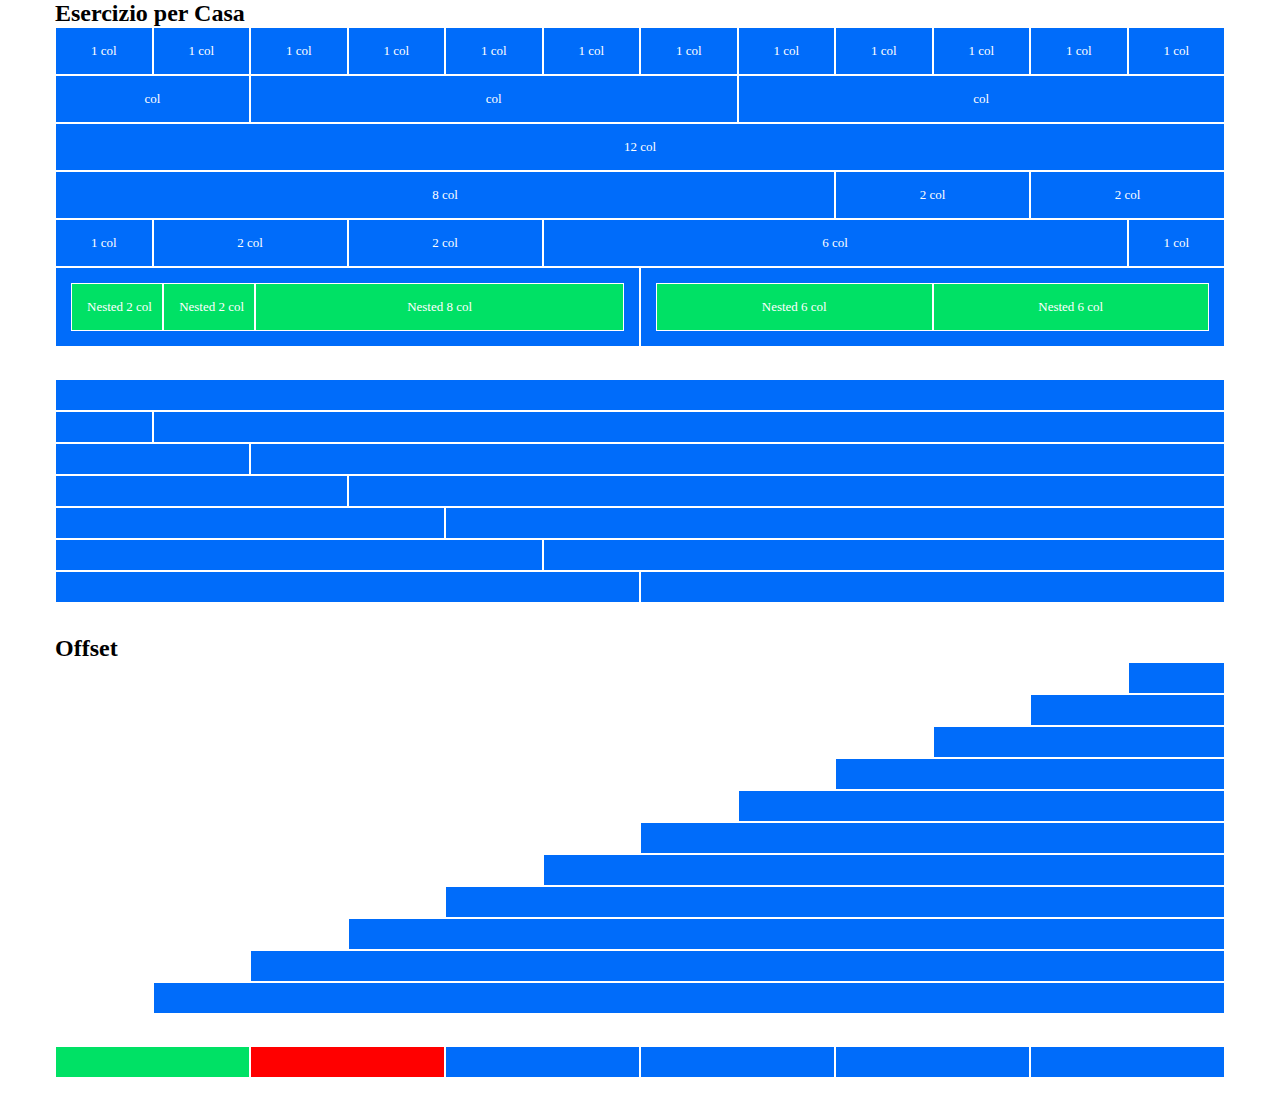
<file: index.html>
<!DOCTYPE html>
<html lang="en">
<head>
    <link rel="stylesheet" href="css/framework.css">    
    <link rel="stylesheet" href="css/stile.css">
    <meta charset="UTF-8">
    <meta name="viewport" content="width=device-width, initial-scale=1.0">
    <title>Document</title>
</head>
<body>

    <div class="container">
        <h2>Esercizio per Casa</h2>
<!-------------------------- 1a riga -------------------------------->
        <div class="row">
            <div class="col-1 box blu">1 col</div>
            <div class="col-1 box blu">1 col</div>
            <div class="col-1 box blu">1 col</div>
            <div class="col-1 box blu">1 col</div>
            <div class="col-1 box blu">1 col</div>
            <div class="col-1 box blu">1 col</div>
            <div class="col-1 box blu">1 col</div>
            <div class="col-1 box blu">1 col</div>
            <div class="col-1 box blu">1 col</div>
            <div class="col-1 box blu">1 col</div>
            <div class="col-1 box blu">1 col</div>
            <div class="col-1 box blu">1 col</div>
        </div>
<!-------------------------- 2a riga -------------------------------->
        <div class="row">
            <div class="col-2 box blu">col</div>
            <div class="col-5 box blu">col</div>
            <div class="col-5 box blu">col</div>
        </div>
<!-------------------------- 3a riga -------------------------------->
        <div class="row">
            <div class="col-12 box blu">12 col</div>
        </div>
<!-------------------------- 4a riga -------------------------------->
        <div class="row">
            <div class="col-8 box blu">8 col</div>
            <div class="col-2 box blu">2 col</div>
            <div class="col-2 box blu">2 col</div>
        </div>
<!-------------------------- 5a riga -------------------------------->
        <div class="row">
            <div class="col-1 box blu">1 col</div>
            <div class="col-2 box blu">2 col</div>
            <div class="col-2 box blu">2 col</div>
            <div class="col-6 box blu">6 col</div>
            <div class="col-1 box blu">1 col</div>
        </div>
<!-------------------------- 5a riga -------------------------------->
        <div class="row">
            <div class="col-6 box blu">
                <div class="row">
                    <div class="col-2 box green">Nested 2 col</div>
                    <div class="col-2 box green">Nested 2 col</div>
                    <div class="col-8 box green">Nested 8 col</div>
                </div>
            </div>
            <div class="col-6 box blu">             
                <div class="row">
                    <div class="col-6 box green">Nested 6 col</div>
                    <div class="col-6 box green">Nested 6 col</div>
                </div>
            </div>
        </div>
    </div>
<!---- SECONDO CONTAINER ---->
    <div class="container">
        <div class="row">
            <div class="col-12 box blu"></div>
        </div>
        <div class="row">
            <div class="col-1 box blu"></div>
            <div class="col-11 box blu"></div>
        </div>
        <div class="row">
            <div class="col-2 box blu"></div>
            <div class="col-10 box blu"></div>
        </div>
        <div class="row">
            <div class="col-3 box blu"></div>
            <div class="col-9 box blu"></div>
        </div>
        <div class="row">
            <div class="col-4 box blu"></div>
            <div class="col-8 box blu"></div>
        </div>
        <div class="row">
            <div class="col-5 box blu"></div>
            <div class="col-7 box blu"></div>
        </div>
        <div class="row">
            <div class="col-6 box blu"></div>
            <div class="col-6 box blu"></div>
        </div>
    </div>
<!----------------------------------- TERZO CONTAINER ---------------------------->
    <div class="container">
        <h2>Offset</h2>
        <div class="row">
            <div class="col-offset-11"></div>
            <div class="col-1 box blu"></div>
        </div>
        <div class="row">
            <div class="col-offset-10"></div>
            <div class="col-2 box blu"></div>
        </div>
        <div class="row">
            <div class="col-offset-9"></div>
            <div class="col-3 box blu"></div>
        </div>
        <div class="row">
            <div class="col-offset-8"></div>
            <div class="col-4 box blu"></div>
        </div>
        <div class="row">
            <div class="col-offset-7"></div>
            <div class="col-5 box blu"></div>
        </div>
        <div class="row">
            <div class="col-offset-6"></div>
            <div class="col-6 box blu"></div>
        </div>
        <div class="row">
            <div class="col-offset-5"></div>
            <div class="col-7 box blu"></div>
        </div>
        <div class="row">
            <div class="col-offset-4"></div>
            <div class="col-8 box blu"></div>
        </div>
        <div class="row">
            <div class="col-offset-3"></div>
            <div class="col-9 box blu"></div>
        </div>
        <div class="row">
            <div class="col-offset-2"></div>
            <div class="col-10 box blu"></div>
        </div>
        <div class="row">
            <div class="col-offset-1"></div>
            <div class="col-11 box blu"></div>
        </div>
    </div>
<!-- bonus di prova -->
    <div class="container">
        <div class="row">
            <div class="col-sm-12 col-md-6 col-lg-2">
                <div class="box green"></div>
            </div>
            <div class="col-sm-12 col-md-6 col-lg-2">
                <div class="box red"></div>
            </div>
            <div class="col-sm-12 col-md-6 col-lg-2 box blu"></div>
            <div class="col-sm-12 col-md-6 col-lg-2 box blu"></div>
            <div class="col-sm-12 col-md-6 col-lg-2 box blu"></div>
            <div class="col-sm-12 col-md-6 col-lg-2 box blu"></div>
        </div>
    </div>    
</body>
</html>
</file>
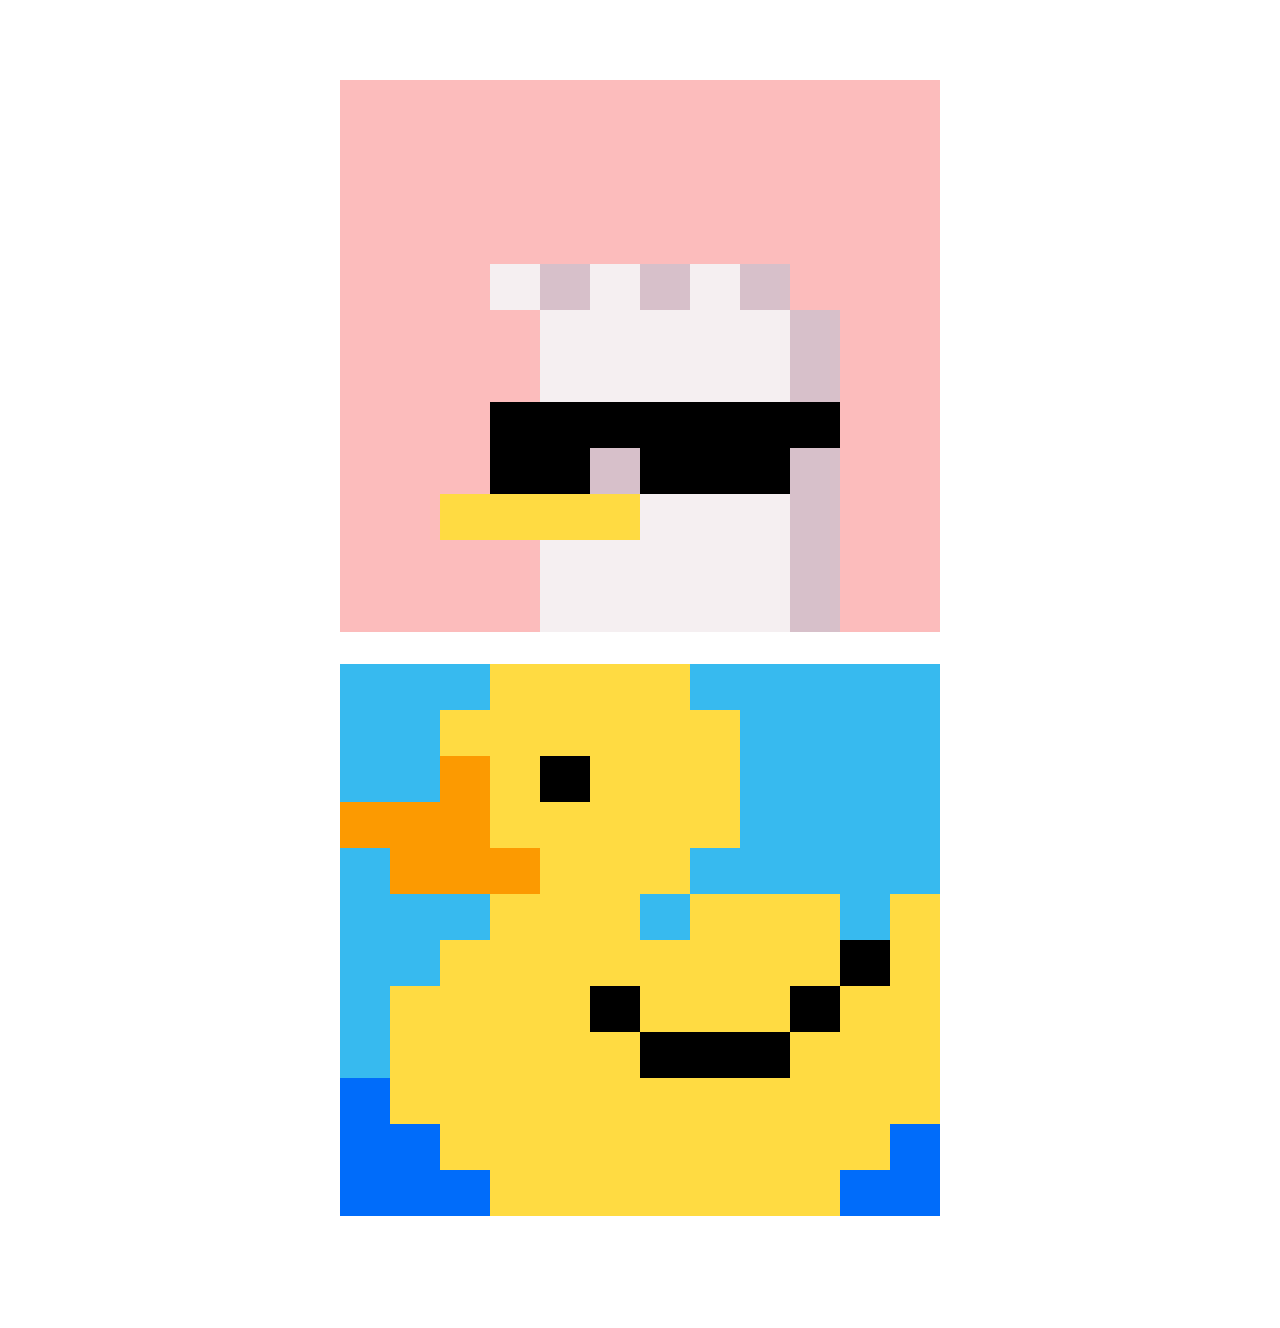
<file: BONUS/indexbonus.html>
<!DOCTYPE html>
<html lang="en">
<head>
    <link rel="stylesheet" href="../css/framework.css">
    <link rel="stylesheet" href="css-bonus/stilebonus.css">    
    <meta charset="UTF-8">
    <meta name="viewport" content="width=device-width, initial-scale=1.0">
    <title>Document</title>
</head>
<body>
    <div class="container">
        <div class="row">
            <div class="col-12 box pink"></div>
        </div>
        <div class="row">
            <div class="col-12 box pink"></div>
        </div>
        <div class="row">
            <div class="col-12 box pink"></div>
        </div>
        <div class="row">
            <div class="col-12 box pink"></div>
        </div>
        <div class="row">
            <div class="col-3 box pink"></div>
            <div class="col-1 box white"></div>
            <div class="col-1 box grey"></div>
            <div class="col-1 box white"></div>
            <div class="col-1 box grey"></div>
            <div class="col-1 box white"></div>
            <div class="col-1 box grey"></div>
            <div class="col-3 box pink"></div>
        </div>
        <div class="row">
            <div class="col-4 box pink"></div>
            <div class="col-5 box white"></div>
            <div class="col-1 box grey"></div>
            <div class="col-2 box pink"></div>
        </div>
        <div class="row">
            <div class="col-4 box pink"></div>
            <div class="col-5 box white"></div>
            <div class="col-1 box grey"></div>
            <div class="col-2 box pink"></div>
        </div>
        <div class="row">
            <div class="col-3 box pink"></div>
            <div class="col-7 box black"></div>
            <div class="col-2 box pink"></div>
        </div>
        <div class="row">
            <div class="col-3 box pink"></div>
            <div class="col-2 box black"></div>
            <div class="col-1 box grey"></div>
            <div class="col-3 box black"></div>
            <div class="col-1 box grey"></div>
            <div class="col-2 box pink"></div>
        </div>
        <div class="row">
            <div class="col-2 box pink"></div>
            <div class="col-4 box yellow"></div>
            <div class="col-3 box white"></div>
            <div class="col-1 box grey"></div>
            <div class="col-2 box pink"></div>
        </div>
        <div class="row">
            <div class="col-4 box pink"></div>
            <div class="col-5 box white"></div>
            <div class="col-1 box grey"></div>
            <div class="col-2 box pink"></div>
        </div>
        <div class="row">
            <div class="col-4 box pink"></div>
            <div class="col-5 box white"></div>
            <div class="col-1 box grey"></div>
            <div class="col-2 box pink"></div>
        </div>
    </div>
<!-- papera -->
    <div class="container">
        <div class="row">
            <div class="col-3 box sky"></div>
            <div class="col-4 box yellow"></div>
            <div class="col-5 box sky"></div>
        </div>
        <div class="row">
            <div class="col-2 box sky"></div>
            <div class="col-6 box yellow"></div>
            <div class="col-4 box sky"></div>
        </div>
        <div class="row">
            <div class="col-2 box sky"></div>
            <div class="col-1 box orange"></div>
            <div class="col-1 box yellow"></div>
            <div class="col-1 box black"></div>
            <div class="col-3 box yellow"></div>
            <div class="col-4 box sky"></div>
        </div>
        <div class="row">
            <div class="col-3 box orange"></div>
            <div class="col-5 box yellow"></div>
            <div class="col-4 box sky"></div>
        </div>
        <div class="row">
            <div class="col-1 box sky"></div>
            <div class="col-3 box orange"></div>
            <div class="col-3 box yellow"></div>
            <div class="col-5 box sky"></div>
        </div>
        <div class="row">
            <div class="col-3 box sky"></div>
            <div class="col-3 box yellow"></div>
            <div class="col-1 box sky"></div>
            <div class="col-3 box yellow"></div>
            <div class="col-1 box sky"></div>
            <div class="col-1 box yellow"></div>
        </div>
        <div class="row">
            <div class="col-2 box sky"></div>
            <div class="col-8 box yellow"></div>
            <div class="col-1 box black"></div>
            <div class="col-1 box yellow"></div>
        </div>
        <div class="row">
            <div class="col-1 box sky"></div>
            <div class="col-4 box yellow"></div>
            <div class="col-1 box black"></div>
            <div class="col-3 box yellow"></div>
            <div class="col-1 box black"></div>
            <div class="col-2 box yellow"></div>
        </div>
        <div class="row">
            <div class="col-1 box sky"></div>
            <div class="col-5 box yellow"></div>
            <div class="col-3 box black"></div>
            <div class="col-3 box yellow"></div>
        </div>
        <div class="row">
            <div class="col-1 box blu"></div>
            <div class="col-11 box yellow"></div>
        </div>
        <div class="row">
            <div class="col-2 box blu"></div>
            <div class="col-9 box yellow"></div>
            <div class="col-1 box blu"></div>
        </div>
        <div class="row">
            <div class="col-3 box blu"></div>
            <div class="col-7 box yellow"></div>
            <div class="col-2 box blu"></div>
        </div>

    </div>
    
    
</body>
</html>
</file>
<file: css/framework.css>
.container{
    max-width: 1170px;
    margin: 0 auto;
    padding-bottom: 2rem;
}

.row{
    display: flex;
    flex-direction: row;
    flex-wrap: wrap;
}

[class*="col-"] {
    flex: 0 0 auto;
}
.col {
    flex-grow: 1;
    flex-basis: 0;
    max-width: 100%;
}
/***************** FRAMEWORK ******************/
.col-1{
    flex-basis: calc((100% / 12) * 1);
    max-width: calc((100% / 12) * 1);
}
.col-2{
    flex-basis: calc((100% / 12) * 2);
    max-width: calc((100% / 12) * 2);
}
.col-3{
    flex-basis: calc((100% / 12) * 3);
    max-width: calc((100% / 12) * 3);
}
.col-4{
    flex-basis: calc((100% / 12) * 4);
    max-width: calc((100% / 12) * 4);
}
.col-5{
    flex-basis: calc((100% / 12) * 5);
    max-width: calc((100% / 12) * 5);
}
.col-6{
    flex-basis: calc((100% / 12) * 6);
    max-width: calc((100% / 12) * 6);
}
.col-7{
    flex-basis: calc((100% / 12) * 7);
    max-width: calc((100% / 12) * 7);
}
.col-8{
    flex-basis: calc((100% / 12) * 8);
    max-width: calc((100% / 12) * 8);
}
.col-9{
    flex-basis: calc((100% / 12) * 9);
    max-width: calc((100% / 12) * 9);
}
.col-10{
    flex-basis: calc((100% / 12) * 10);
    max-width: calc((100% / 12) * 10);
}
.col-11{
    flex-basis: calc((100% / 12) * 11);
    max-width: calc((100% / 12) * 11);
}
.col-12{
    flex-basis: calc((100% / 12) * 12);
    max-width: calc((100% / 12) * 12);
}


/********************** OFFSET *********************/

.col-offset-1 {
    margin-left: calc((100% / 12) * 1);
}
.col-offset-2 {
    margin-left: calc((100% / 12) * 2);
}
.col-offset-3 {
    margin-left: calc((100% / 12) * 3);
}
.col-offset-4 {
    margin-left: calc((100% / 12) * 4);
}
.col-offset-5 {
    margin-left: calc((100% / 12) * 5);
}
.col-offset-6 {
    margin-left: calc((100% / 12) * 6);
}
.col-offset-7 {
    margin-left: calc((100% / 12) * 7);
}
.col-offset-8 {
    margin-left: calc((100% / 12) * 8);
}
.col-offset-9 {
    margin-left: calc((100% / 12) * 9);
}
.col-offset-10 {
    margin-left: calc((100% / 12) * 10);
}
.col-offset-11 {
    margin-left: calc((100% / 12) * 11);
}
.col-offset-12 {
    margin-left: calc((100% / 12) * 12);
}

/* media query small */

@media all and (min-width:576px) {
    .col-sm-1{
        flex-basis: calc((100% / 12) * 1);
        max-width: calc((100% / 12) * 1);
    }
    .col-sm-2{
        flex-basis: calc((100% / 12) * 2);
        max-width: calc((100% / 12) * 2);
    }
    .col-sm-3{
        flex-basis: calc((100% / 12) * 3);
        max-width: calc((100% / 12) * 3);
    }
    .col-sm-4{
        flex-basis: calc((100% / 12) * 4);
        max-width: calc((100% / 12) * 4);
    }
    .col-sm-5{
        flex-basis: calc((100% / 12) * 5);
        max-width: calc((100% / 12) * 5);
    }
    .col-sm-6{
        flex-basis: calc((100% / 12) * 6);
        max-width: calc((100% / 12) * 6);
    }
    .col-sm-7{
        flex-basis: calc((100% / 12) * 7);
        max-width: calc((100% / 12) * 7);
    }
    .col-sm-8{
        flex-basis: calc((100% / 12) * 8);
        max-width: calc((100% / 12) * 8);
    }
    .col-sm-9{
        flex-basis: calc((100% / 12) * 9);
        max-width: calc((100% / 12) * 9);
    }
    .col-sm-10{
        flex-basis: calc((100% / 12) * 10);
        max-width: calc((100% / 12) * 10);
    }
    .col-sm-11{
        flex-basis: calc((100% / 12) * 11);
        max-width: calc((100% / 12) * 11);
    }
    .col-sm-12{
        flex-basis: calc((100% / 12) * 12);
        max-width: calc((100% / 12) * 12);
    }
}

@media all and (min-width:768px) {
    .col-md-1{
        flex-basis: calc((100% / 12) * 1);
        max-width: calc((100% / 12) * 1);
    }
    .col-md-2{
        flex-basis: calc((100% / 12) * 2);
        max-width: calc((100% / 12) * 2);
    }
    .col-md-3{
        flex-basis: calc((100% / 12) * 3);
        max-width: calc((100% / 12) * 3);
    }
    .col-md-4{
        flex-basis: calc((100% / 12) * 4);
        max-width: calc((100% / 12) * 4);
    }
    .col-md-5{
        flex-basis: calc((100% / 12) * 5);
        max-width: calc((100% / 12) * 5);
    }
    .col-md-6{
        flex-basis: calc((100% / 12) * 6);
        max-width: calc((100% / 12) * 6);
    }
    .col-md-7{
        flex-basis: calc((100% / 12) * 7);
        max-width: calc((100% / 12) * 7);
    }
    .col-md-8{
        flex-basis: calc((100% / 12) * 8);
        max-width: calc((100% / 12) * 8);
    }
    .col-md-9{
        flex-basis: calc((100% / 12) * 9);
        max-width: calc((100% / 12) * 9);
    }
    .col-md-10{
        flex-basis: calc((100% / 12) * 10);
        max-width: calc((100% / 12) * 10);
    }
    .col-md-11{
        flex-basis: calc((100% / 12) * 11);
        max-width: calc((100% / 12) * 11);
    }
    .col-md-12{
        flex-basis: calc((100% / 12) * 12);
        max-width: calc((100% / 12) * 12);
    }
}

@media all and (min-width: 992px) {
    .col-lg-1{
        flex-basis: calc((100% / 12) * 1);
        max-width: calc((100% / 12) * 1);
    }
    .col-lg-2{
        flex-basis: calc((100% / 12) * 2);
        max-width: calc((100% / 12) * 2);
    }
    .col-lg-3{
        flex-basis: calc((100% / 12) * 3);
        max-width: calc((100% / 12) * 3);
    }
    .col-lg-4{
        flex-basis: calc((100% / 12) * 4);
        max-width: calc((100% / 12) * 4);
    }
    .col-lg-5{
        flex-basis: calc((100% / 12) * 5);
        max-width: calc((100% / 12) * 5);
    }
    .col-lg-6{
        flex-basis: calc((100% / 12) * 6);
        max-width: calc((100% / 12) * 6);
    }
    .col-lg-7{
        flex-basis: calc((100% / 12) * 7);
        max-width: calc((100% / 12) * 7);
    }
    .col-lg-8{
        flex-basis: calc((100% / 12) * 8);
        max-width: calc((100% / 12) * 8);
    }
    .col-lg-9{
        flex-basis: calc((100% / 12) * 9);
        max-width: calc((100% / 12) * 9);
    }
    .col-lg-10{
        flex-basis: calc((100% / 12) * 10);
        max-width: calc((100% / 12) * 10);
    }
    .col-lg-11{
        flex-basis: calc((100% / 12) * 11);
        max-width: calc((100% / 12) * 11);
    }
    .col-lg-12{
        flex-basis: calc((100% / 12) * 12);
        max-width: calc((100% / 12) * 12);
    }
}

/* offset responsive */

@media all and( min-width: 576px) {
    .col-sm-offset-1 {
        margin-left: calc((100% / 12) * 1);
    }
    .col-sm-offset-2 {
        margin-left: calc((100% / 12) * 2);
    }
    .col-sm-offset-3 {
        margin-left: calc((100% / 12) * 3);
    }
    .col-sm-offset-4 {
        margin-left: calc((100% / 12) * 4);
    }
    .col-sm-offset-5 {
        margin-left: calc((100% / 12) * 5);
    }
    .col-sm-offset-6 {
        margin-left: calc((100% / 12) * 6);
    }
    .col-sm-offset-7 {
        margin-left: calc((100% / 12) * 7);
    }
    .col-sm-offset-8 {
        margin-left: calc((100% / 12) * 8);
    }
    .col-sm-offset-9 {
        margin-left: calc((100% / 12) * 9);
    }
    .col-sm-offset-10 {
        margin-left: calc((100% / 12) * 10);
    }
    .col-sm-offset-11 {
        margin-left: calc((100% / 12) * 11);
    }
    .col-sm-offset-12 {
        margin-left: calc((100% / 12) * 12);
    }
}

@media all and ( min-width: 768px) {
    .col-md-offset-1 {
        margin-left: calc((100% / 12) * 1);
    }
    .col-md-offset-2 {
        margin-left: calc((100% / 12) * 2);
    }
    .col-md-offset-3 {
        margin-left: calc((100% / 12) * 3);
    }
    .col-md-offset-4 {
        margin-left: calc((100% / 12) * 4);
    }
    .col-md-offset-5 {
        margin-left: calc((100% / 12) * 5);
    }
    .col-md-offset-6 {
        margin-left: calc((100% / 12) * 6);
    }
    .col-md-offset-7 {
        margin-left: calc((100% / 12) * 7);
    }
    .col-md-offset-8 {
        margin-left: calc((100% / 12) * 8);
    }
    .col-md-offset-9 {
        margin-left: calc((100% / 12) * 9);
    }
    .col-md-offset-10 {
        margin-left: calc((100% / 12) * 10);
    }
    .col-md-offset-11 {
        margin-left: calc((100% / 12) * 11);
    }
    .col-md-offset-12 {
        margin-left: calc((100% / 12) * 12);
    }
}
@media all and (min-width:992px) {
    .col-lg-offset-1 {
        margin-left: calc((100% / 12) * 1);
    }
    .col-lg-offset-2 {
        margin-left: calc((100% / 12) * 2);
    }
    .col-lg-offset-3 {
        margin-left: calc((100% / 12) * 3);
    }
    .col-lg-offset-4 {
        margin-left: calc((100% / 12) * 4);
    }
    .col-lg-offset-5 {
        margin-left: calc((100% / 12) * 5);
    }
    .col-lg-offset-6 {
        margin-left: calc((100% / 12) * 6);
    }
    .col-lg-offset-7 {
        margin-left: calc((100% / 12) * 7);
    }
    .col-lg-offset-8 {
        margin-left: calc((100% / 12) * 8);
    }
    .col-lg-offset-9 {
        margin-left: calc((100% / 12) * 9);
    }
    .col-lg-offset-10 {
        margin-left: calc((100% / 12) * 10);
    }
    .col-lg-offset-11 {
        margin-left: calc((100% / 12) * 11);
    }
    .col-lg-offset-12 {
        margin-left: calc((100% / 12) * 12);
    }
}
</file>
<file: css/stile.css>
*{
    box-sizing: border-box;
    margin: 0;
    padding: 0;
}

.box{
    text-align: center;
    padding: 15px;
    border: 1px solid white;
    color: white;
    font-size: small;
    text-wrap: nowrap;
}

.green{
    background-color: #00E165;
}

.blu{
    background-color: #006CFA;
}
.red{
    background-color: red;
}
</file>
<file: BONUS/css-bonus/stilebonus.css>
*{
    box-sizing: border-box;
    margin: 0;
    padding: 0;
}
body{
    padding: 5rem;
}
.container{
    max-width: 600px;
    margin: 0 auto;
    padding-bottom: 2rem;
}

.box{
    text-align: center;
    padding: 23px;
}

.green{
    background-color: #00E165;
}

.blu{
    background-color: #006CFA;
}
.red{
    background-color: #FF0000;
}
.pink{
    background-color: #FCBCBC;
}
.white{
    background-color: #F5EFF1;
}
.grey{
    background-color: #D7C0CA;
}
.yellow{
    background-color: #FFDB42;
}
.black{
    background-color: #000000;
}
.orange{
    background-color: #FC9A01;
}
.sky{
    background-color: #37BAEF;
}
</file>
